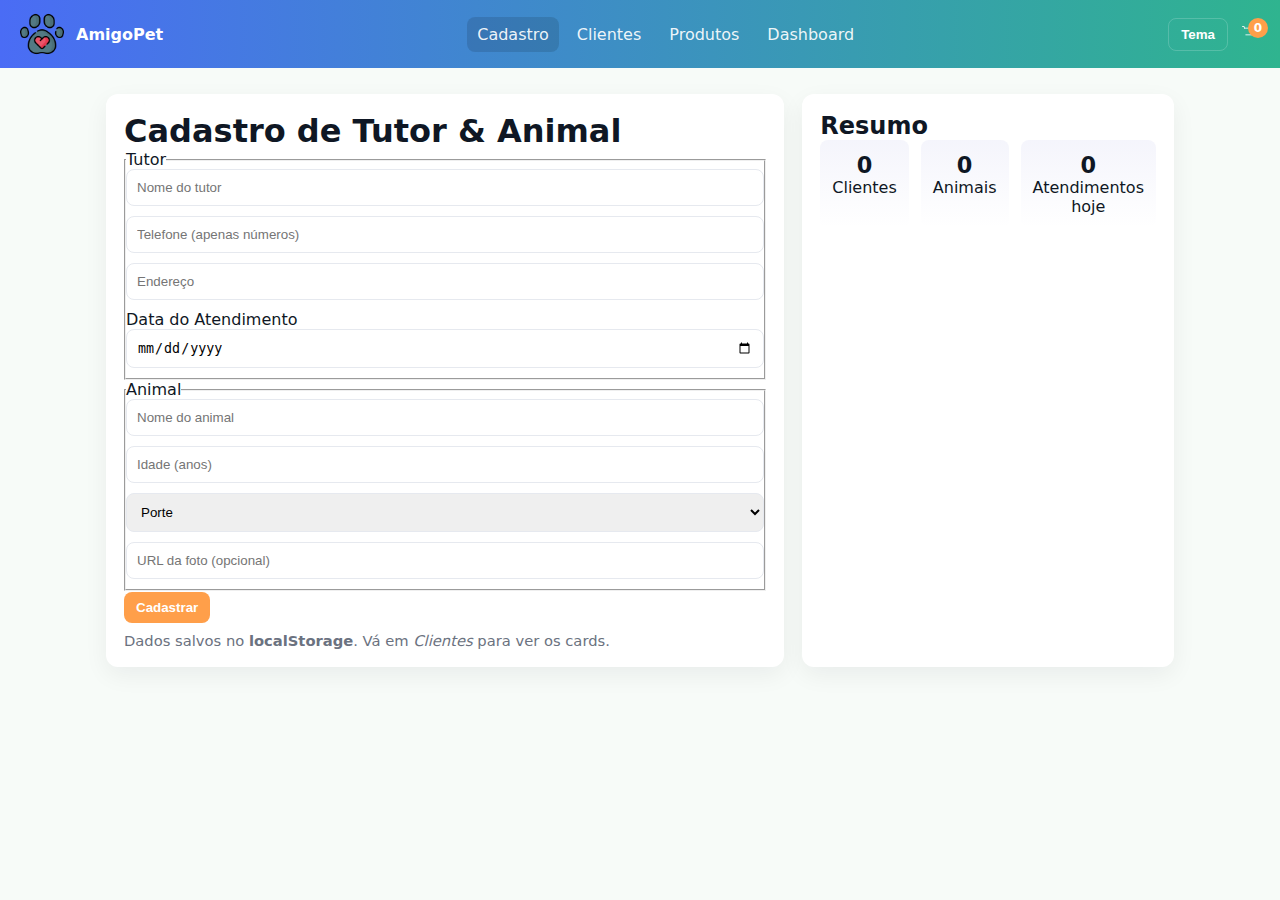
<file: mod1-desafioFinal/index.html>
<!doctype html>
<html lang="pt-br">
<head>
  <meta charset="utf-8" />
  <meta name="viewport" content="width=device-width,initial-scale=1" />
  <title>AmigoPet — Cadastro</title>
  <link rel="stylesheet" href="css/style.css" />
</head>
<body>
  <header class="navbar">
    <div class="brand">
      <img src="assets/logo.png" alt="logo" class="logo">
      <span class="brand-title">AmigoPet</span>
    </div>

    <nav class="nav-links">
      <a href="index.html" class="nav-link active">Cadastro</a>
      <a href="clientes.html" class="nav-link">Clientes</a>
      <a href="produtos.html" class="nav-link">Produtos</a>
      <a href="dashboard.html" class="nav-link">Dashboard</a>
    </nav>

    <div class="nav-actions">
      <button id="themeToggle" class="btn ghost">Tema</button>
      <div class="cart-icon" title="Itens no carrinho">
        <svg width="20" height="20" viewBox="0 0 24 24" fill="none"><path d="M3 3h2l.4 2M7 13h10l4-8H5.4" stroke="currentColor" stroke-linecap="round" stroke-linejoin="round"/></svg>
        <span id="cartCount" class="cart-count">0</span>
      </div>
    </div>
  </header>

  <main class="container">
    <section class="card form-card">
      <h1>Cadastro de Tutor & Animal</h1>
      <form id="cadastroForm" class="form">
        <fieldset>
          <legend>Tutor</legend>
          <input id="nomeTutor" placeholder="Nome do tutor" required />
          <input id="telefoneTutor" placeholder="Telefone (apenas números)" required />
          <input id="enderecoTutor" placeholder="Endereço" required />
          <label for="dataAtendimento">Data do Atendimento</label>
          <input id="dataAtendimento" type="date" required />
        </fieldset>

        <fieldset>
          <legend>Animal</legend>
          <input id="nomeAnimal" placeholder="Nome do animal" required />
          <input id="idadeAnimal" type="number" min="0" placeholder="Idade (anos)" required />
          <select id="porteAnimal" required>
            <option value="">Porte</option>
            <option>Pequeno</option>
            <option>Médio</option>
            <option>Grande</option>
          </select>
          <input id="fotoAnimal" placeholder="URL da foto (opcional)" />
        </fieldset>

        <div class="form-actions">
          <button type="submit" class="btn primary">Cadastrar</button>
          <button type="button" id="limparClientes" class="btn ghost">Limpar todos</button>
        </div>
      </form>

      <p class="hint">Dados salvos no <strong>localStorage</strong>. Vá em <em>Clientes</em> para ver os cards.</p>
    </section>

    <aside class="card stats-card">
      <h2>Resumo</h2>
      <div class="stats">
        <div class="stat">
          <strong id="totalClientes">0</strong>
          <span>Clientes</span>
        </div>
        <div class="stat">
          <strong id="totalAnimais">0</strong>
          <span>Animais</span>
        </div>
        <div class="stat">
          <strong id="proximosAtendimentos">0</strong>
          <span>Atendimentos hoje</span>
        </div>
      </div>
    </aside>
  </main>

  <script src="js/script.js"></script>
</body>
</html>
</file>
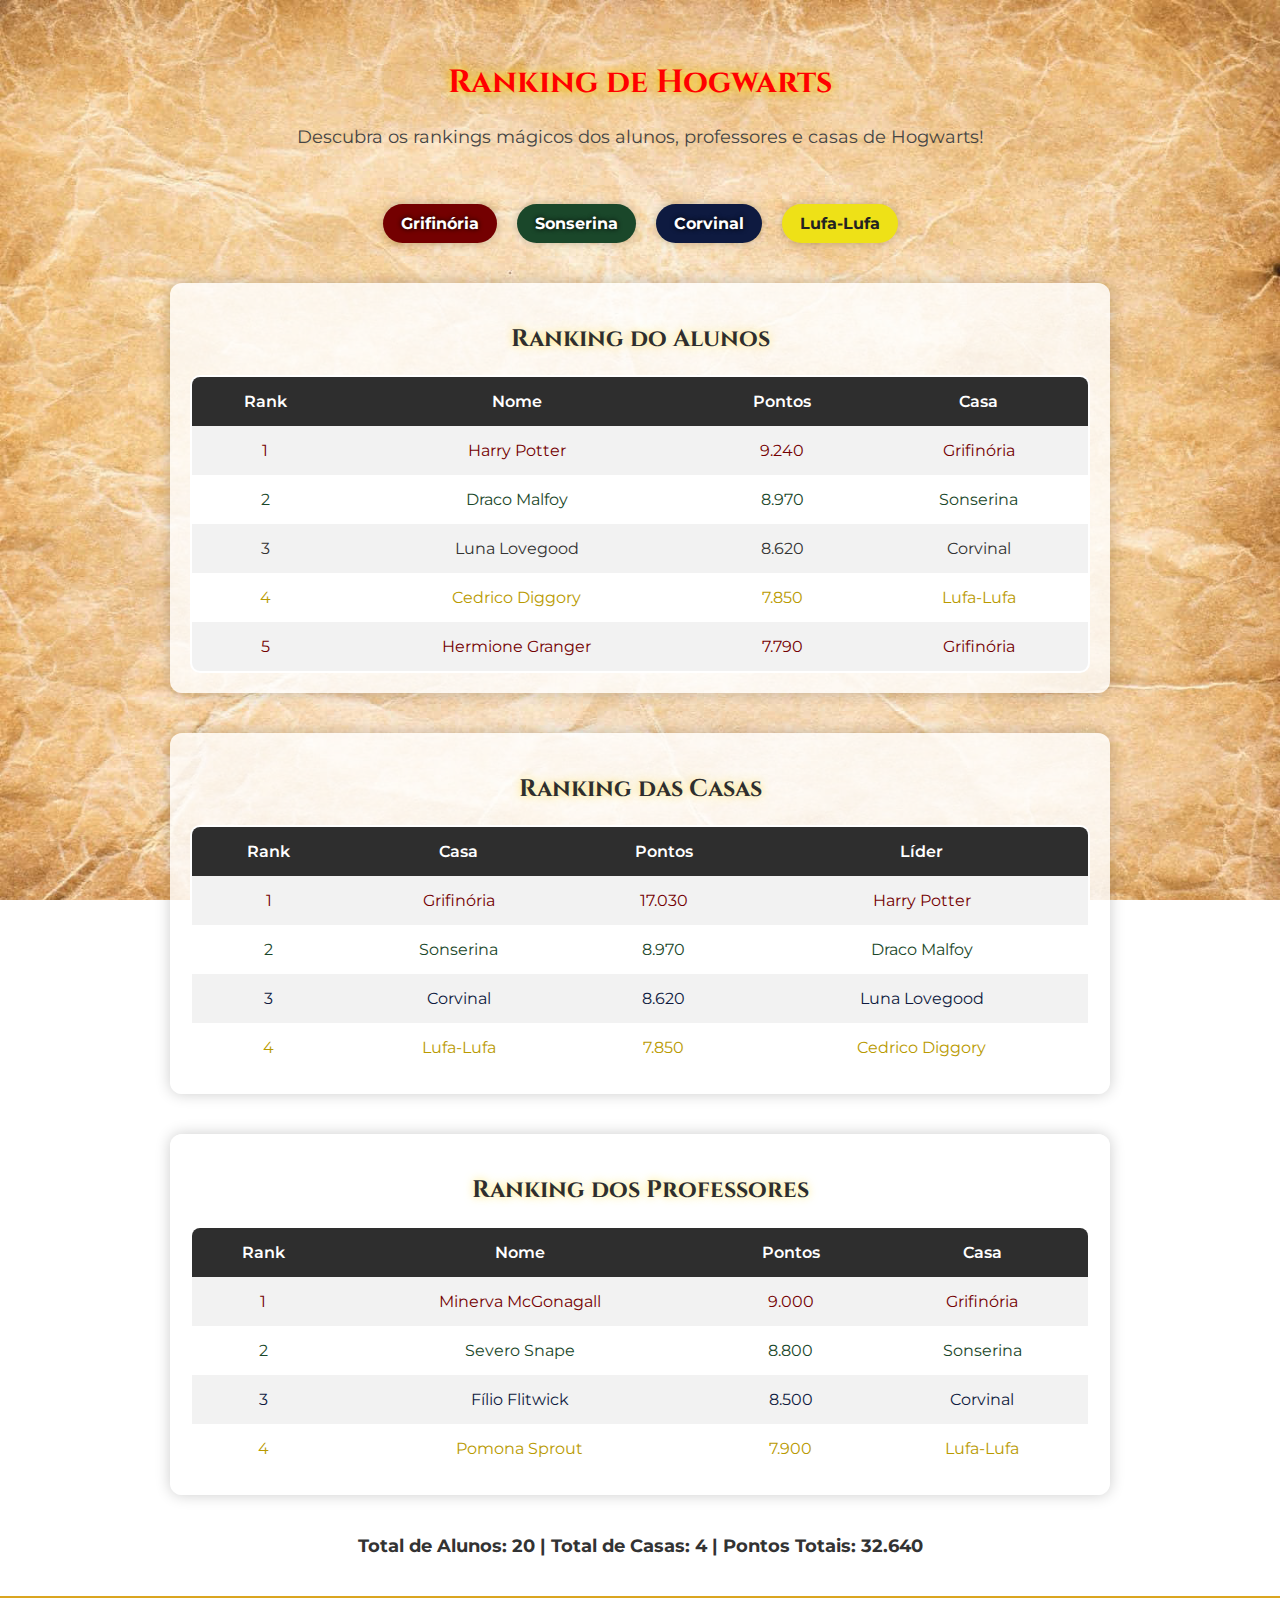
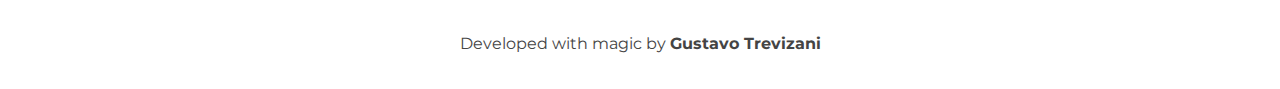
<file: mod1-tarefa2/index.html>
<!--
    Project: Hogwarts Ranking
    Author: Gustavo Trevizani
    Decription: A magical ranking page inspired by the Hogwarts houses, built only with HTML and CSS.
-->

<!DOCTYPE html>
<html lang="pt-BR">
<head>
    <meta charset="UTF-8">
    <meta name="viewport" content="width=device-width, initial-scale=1.0">
    <title>Ranking de Hogwarts</title>
    <link href="https://fonts.googleapis.com/css2?family=Cinzel:wght@600&family=Montserrat&display=swap" rel="stylesheet">
    <link rel="stylesheet" href="style.css" />
</head>
<body>
    <header>
        <h1 class="title">Ranking de Hogwarts</h1>
        <p class="subtitle">Descubra os rankings mágicos dos alunos, professores e casas de Hogwarts!</p>
    </header>

    <!-- Legend Section-->
    <section class="legend">
        <div class="legend-item gryffindor">Grifinória</div>
        <div class="legend-item slytherin">Sonserina</div>
        <div class="legend-item ravenclaw">Corvinal</div>
        <div class="legend-item hufflepuff">Lufa-Lufa</div>
    </section>

    <!-- Students Ranking -->
    <section class="table-section">
        <h2>Ranking do Alunos</h2>
        <table class="table-students">
            <thead>
                <tr>
                    <th>Rank</th>
                    <th>Nome</th>
                    <th>Pontos</th>
                    <th>Casa</th>
                </tr>
            </thead>
            <tbody>
                <tr class="gryffindor">
                    <td>1</td>
                    <td>Harry Potter</td>
                    <td>9.240</td>
                    <td>Grifinória</td>
                </tr>
                <tr class="slytherin">
                    <td>2</td>
                    <td>Draco Malfoy</td>
                    <td>8.970</td>
                    <td>Sonserina</td>
                </tr>
                <tr class="ravenclawn">
                    <td>3</td>
                    <td>Luna Lovegood</td>
                    <td>8.620</td>
                    <td>Corvinal</td>
                </tr>
                <tr class="hufflepuff">
                    <td>4</td>
                    <td>Cedrico Diggory</td>
                    <td>7.850</td>
                    <td>Lufa-Lufa</td>
                </tr>
                <tr class="gryffindor">
                    <td>5</td>
                    <td>Hermione Granger</td>
                    <td>7.790</td>
                    <td>Grifinória</td>
                </tr>
            </tbody>
        </table>
    </section>

    <!-- Houses Ranking -->
    <section class="table-section">
        <h2>Ranking das Casas</h2>
        <table class="table-houses">
            <thead>
                <tr>
                    <th>Rank</th>
                    <th>Casa</th>
                    <th>Pontos</th>
                    <th>Líder</th>
                </tr>
            </thead>
            <tbody>
                <tr class="gryffindor">
                    <td>1</td>
                    <td>Grifinória</td>
                    <td>17.030</td>
                    <td>Harry Potter</td>
                </tr>
                <tr class="slytherin">
                    <td>2</td>
                    <td>Sonserina</td>
                    <td>8.970</td>
                    <td>Draco Malfoy</td>
                  </tr>
                  <tr class="ravenclaw">
                    <td>3</td>
                    <td>Corvinal</td>
                    <td>8.620</td>
                    <td>Luna Lovegood</td>
                  </tr>
                  <tr class="hufflepuff">
                    <td>4</td>
                    <td>Lufa-Lufa</td>
                    <td>7.850</td>
                    <td>Cedrico Diggory</td>
                  </tr>
            </tbody>
        </table>
    </section>

    <!-- Professors Ranking-->
    <section class="table-section">
        <h2>Ranking dos Professores</h2>
        <table class="table-professors">
          <thead>
            <tr>
              <th>Rank</th>
              <th>Nome</th>
              <th>Pontos</th>
              <th>Casa</th>
            </tr>
          </thead>
          <tbody>
            <tr class="gryffindor">
              <td>1</td>
              <td>Minerva McGonagall</td>
              <td>9.000</td>
              <td>Grifinória</td>
            </tr>
            <tr class="slytherin">
              <td>2</td>
              <td>Severo Snape</td>
              <td>8.800</td>
              <td>Sonserina</td>
            </tr>
            <tr class="ravenclaw">
              <td>3</td>
              <td>Fílio Flitwick</td>
              <td>8.500</td>
              <td>Corvinal</td>
            </tr>
            <tr class="hufflepuff">
              <td>4</td>
              <td>Pomona Sprout</td>
              <td>7.900</td>
              <td>Lufa-Lufa</td>
            </tr>
          </tbody>
        </table>
      </section>
    
      <!-- Stats Section -->
      <section class="stats">
        <p>Total de Alunos: 20 | Total de Casas: 4 | Pontos Totais: 32.640</p>
      </section>
    
      <footer>
        <p>Developed with magic by <strong>Gustavo Trevizani</strong></p>
      </footer>
</body>
</html>
</file>
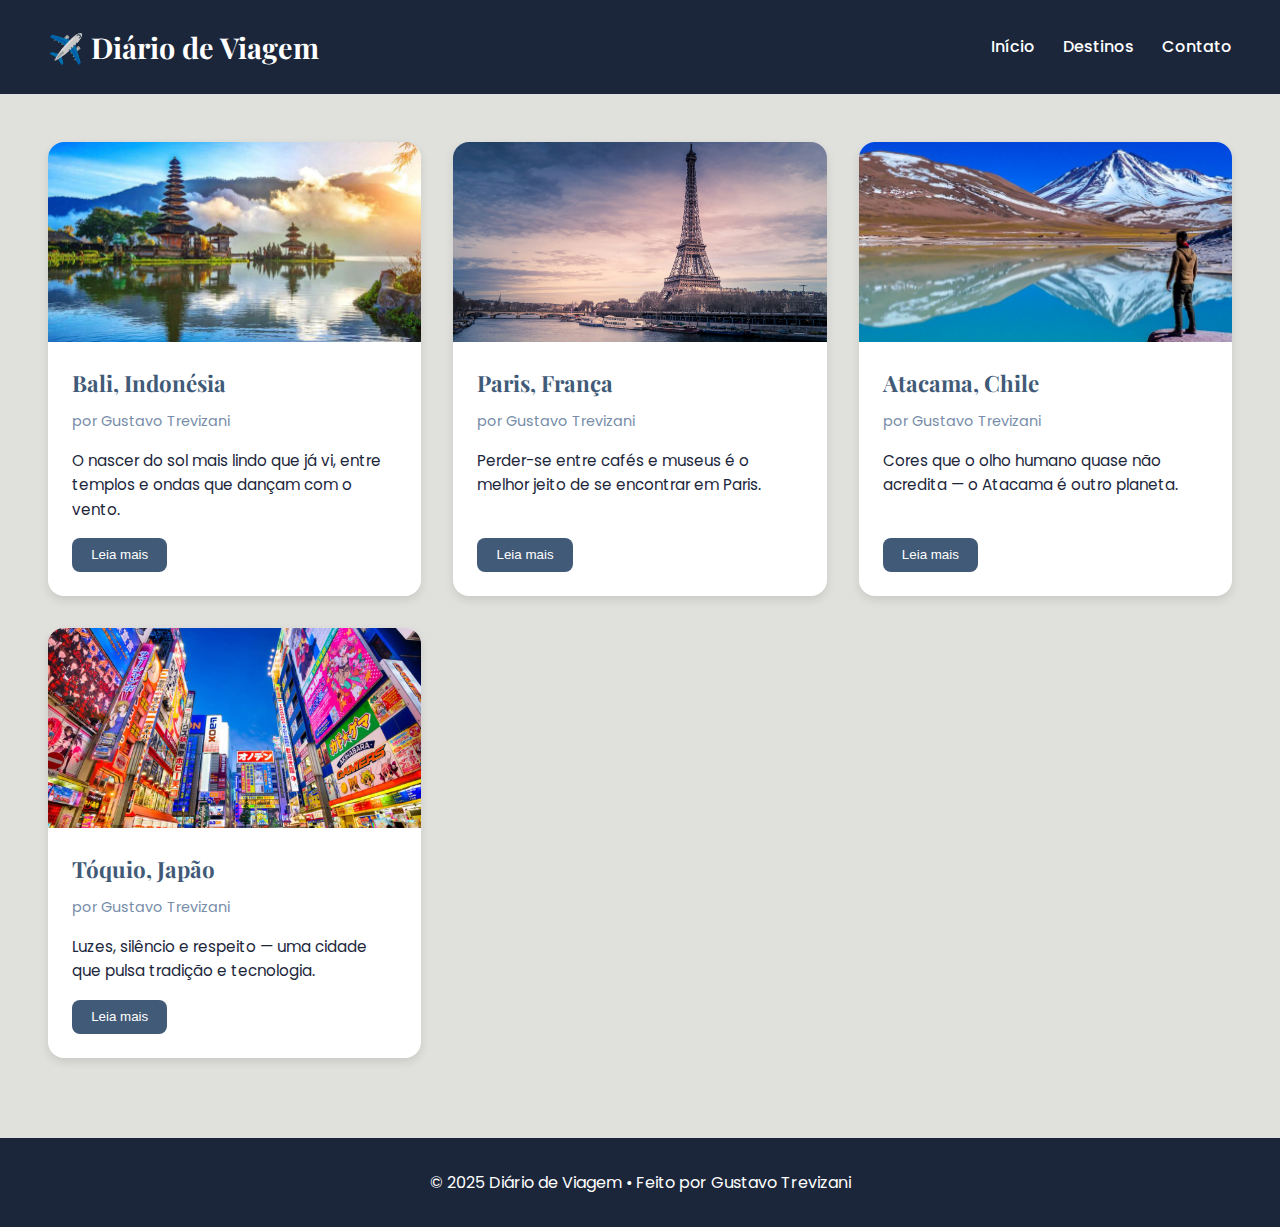
<file: mod1-tarefa3/index.html>
<!DOCTYPE html>
<html lang="pt-BR">
<head>
  <meta charset="UTF-8">
  <meta name="viewport" content="width=device-width, initial-scale=1.0">
  <title>Diário de Viagem</title>
  <link rel="stylesheet" href="style.css">
  <link href="https://fonts.googleapis.com/css2?family=Playfair+Display:wght@600&family=Poppins:wght@300;500&display=swap" rel="stylesheet">
</head>
<body>
  <header class="header">
    <h1 class="logo">✈️ Diário de Viagem</h1>
    <nav class="nav">
      <a href="#">Início</a>
      <a href="#">Destinos</a>
      <a href="#">Contato</a>
    </nav>
  </header>

  <main class="grid-container">
    <article class="post">
      <img src="assets/bali.jpg" alt="Bali, Indonésia">
      <div class="post-content">
        <h2>Bali, Indonésia</h2>
        <p class="author">por Gustavo Trevizani</p>
        <p class="excerpt">O nascer do sol mais lindo que já vi, entre templos e ondas que dançam com o vento.</p>
        <button class="read-more">Leia mais</button>
      </div>
    </article>

    <article class="post">
      <img src="assets/paris.jfif" alt="Paris, França">
      <div class="post-content">
        <h2>Paris, França</h2>
        <p class="author">por Gustavo Trevizani</p>
        <p class="excerpt">Perder-se entre cafés e museus é o melhor jeito de se encontrar em Paris.</p>
        <button class="read-more">Leia mais</button>
      </div>
    </article>

    <article class="post">
      <img src="assets/atacama.jpg" alt="Deserto do Atacama, Chile">
      <div class="post-content">
        <h2>Atacama, Chile</h2>
        <p class="author">por Gustavo Trevizani</p>
        <p class="excerpt">Cores que o olho humano quase não acredita — o Atacama é outro planeta.</p>
        <button class="read-more">Leia mais</button>
      </div>
    </article>

    <article class="post">
      <img src="assets/toquio.png" alt="Tóquio, Japão">
      <div class="post-content">
        <h2>Tóquio, Japão</h2>
        <p class="author">por Gustavo Trevizani</p>
        <p class="excerpt">Luzes, silêncio e respeito — uma cidade que pulsa tradição e tecnologia.</p>
        <button class="read-more">Leia mais</button>
      </div>
    </article>
  </main>

  <footer class="footer">
    <p>© 2025 Diário de Viagem • Feito  por Gustavo Trevizani</p>
  </footer>
</body>
</html>
</file>
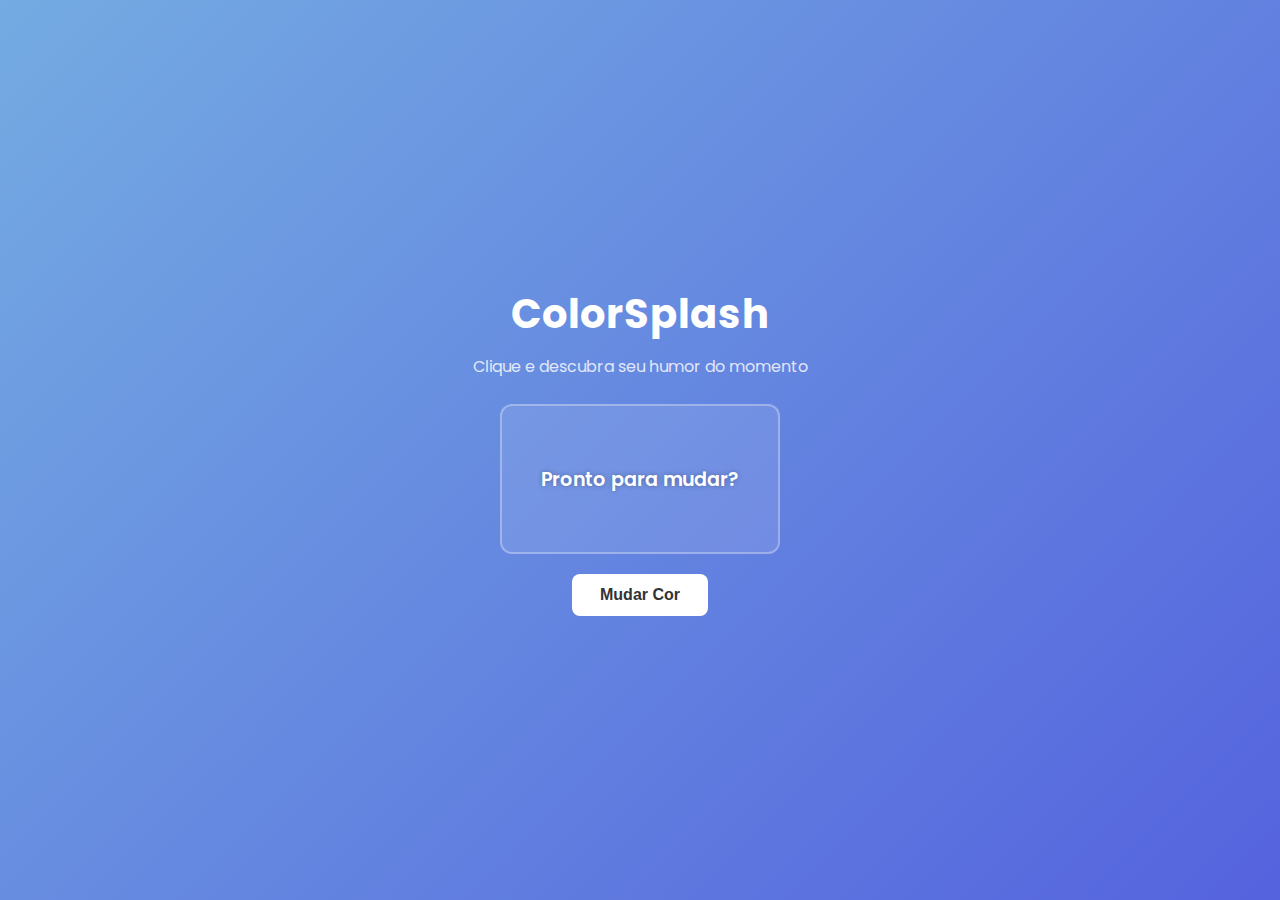
<file: mod1-tarefa4/index.html>
<!DOCTYPE html>
<html lang="pt-BR">
<head>
  <meta charset="UTF-8">
  <meta name="viewport" content="width=device-width, initial-scale=1.0">
  <title>ColorSplash – Mood Changer </title>
  <link rel="stylesheet" href="style.css">
</head>
<body>
  <main class="container">
    <h1>ColorSplash</h1>
    <p class="subtitle">Clique e descubra seu humor do momento</p>
    <div class="color-box" id="colorBox">
      <span id="moodText">Pronto para mudar?</span>
    </div>
    <button id="changeColorBtn">Mudar Cor</button>
  </main>

  <script src="script.js"></script>
</body>
</html>
</file>
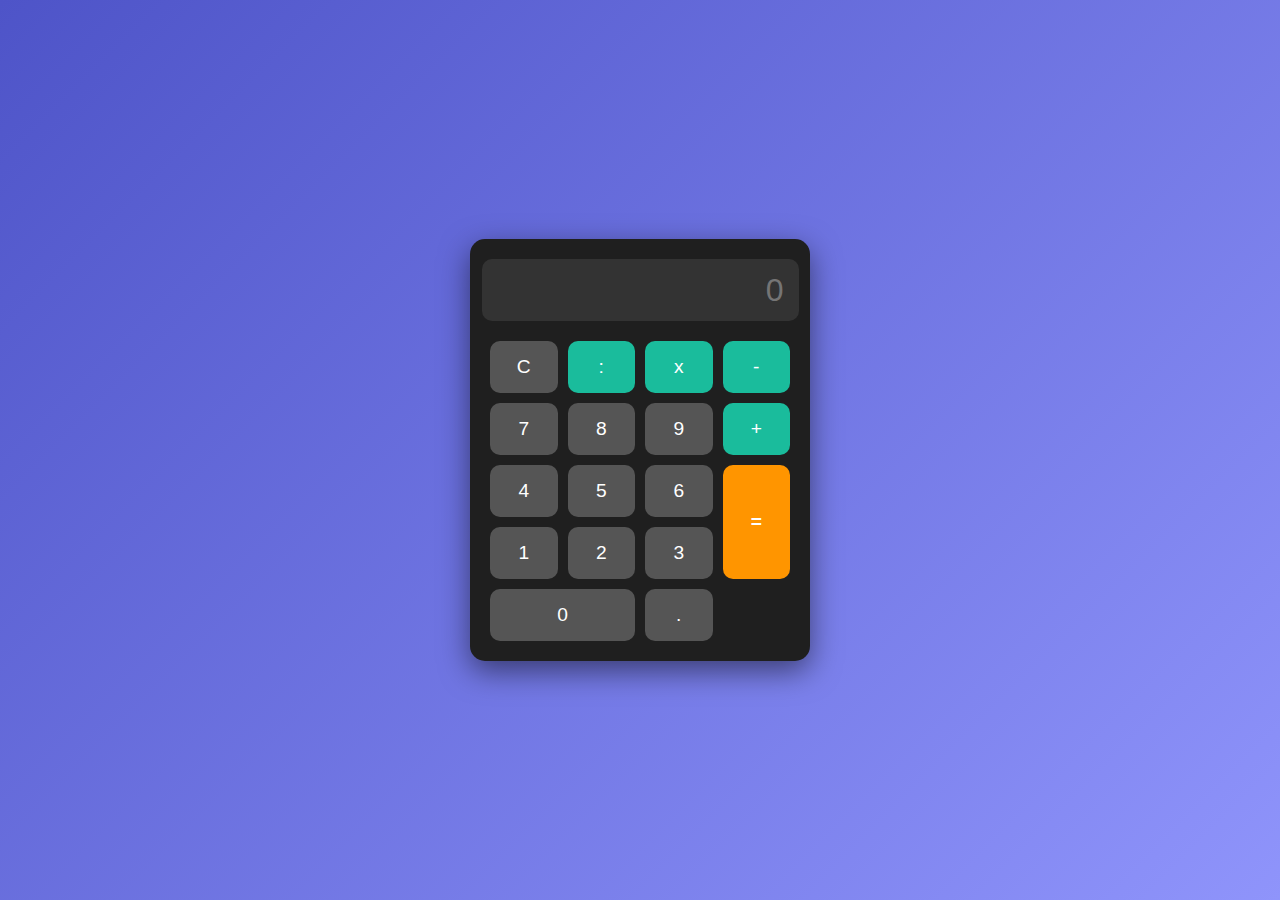
<file: mod1-tarefa5/index.html>
<!DOCTYPE html>
<html lang="pt-BR">
<head>
    <meta charset="UTF-8">
    <meta name="viewport" content="width=device-width, initial-scale=1.0">
    <title>Calculadora Simples</title>
    <link rel="stylesheet" href="style.css">
</head>
<body>
    <div class="calculator">
        <input type="text" id="display" disabled placeholder="0">

        <div class="buttons">
            <button class="btn" onclick="clearDisplay()">C</button>
            <button class="btn operator" onclick="appendValue('/')">:</button>
            <button class="btn operator" onclick="appendValue('*')">x</button>
            <button class="btn operator" onclick="appendValue('-')">-</button>

            <button class="btn" onclick="appendValue('7')">7</button>
            <button class="btn" onclick="appendValue('8')">8</button>
            <button class="btn" onclick="appendValue('9')">9</button>
            <button class="btn operator" onclick="appendValue('+')">+</button>

            <button class="btn" onclick="appendValue('4')">4</button>
            <button class="btn" onclick="appendValue('5')">5</button>
            <button class="btn" onclick="appendValue('6')">6</button>
            <button class="btn equal" onclick="calculate()">=</button>

            <button class="btn" onclick="appendValue('1')">1</button>
            <button class="btn" onclick="appendValue('2')">2</button>
            <button class="btn" onclick="appendValue('3')">3</button>

            <button class="btn zero" onclick="appendValue('0')">0</button>
            <button class="btn" onclick="appendValue('.')">.</button>
        </div>
    </div>

    <script src="script.js"></script>
</body>
</html>
</file>
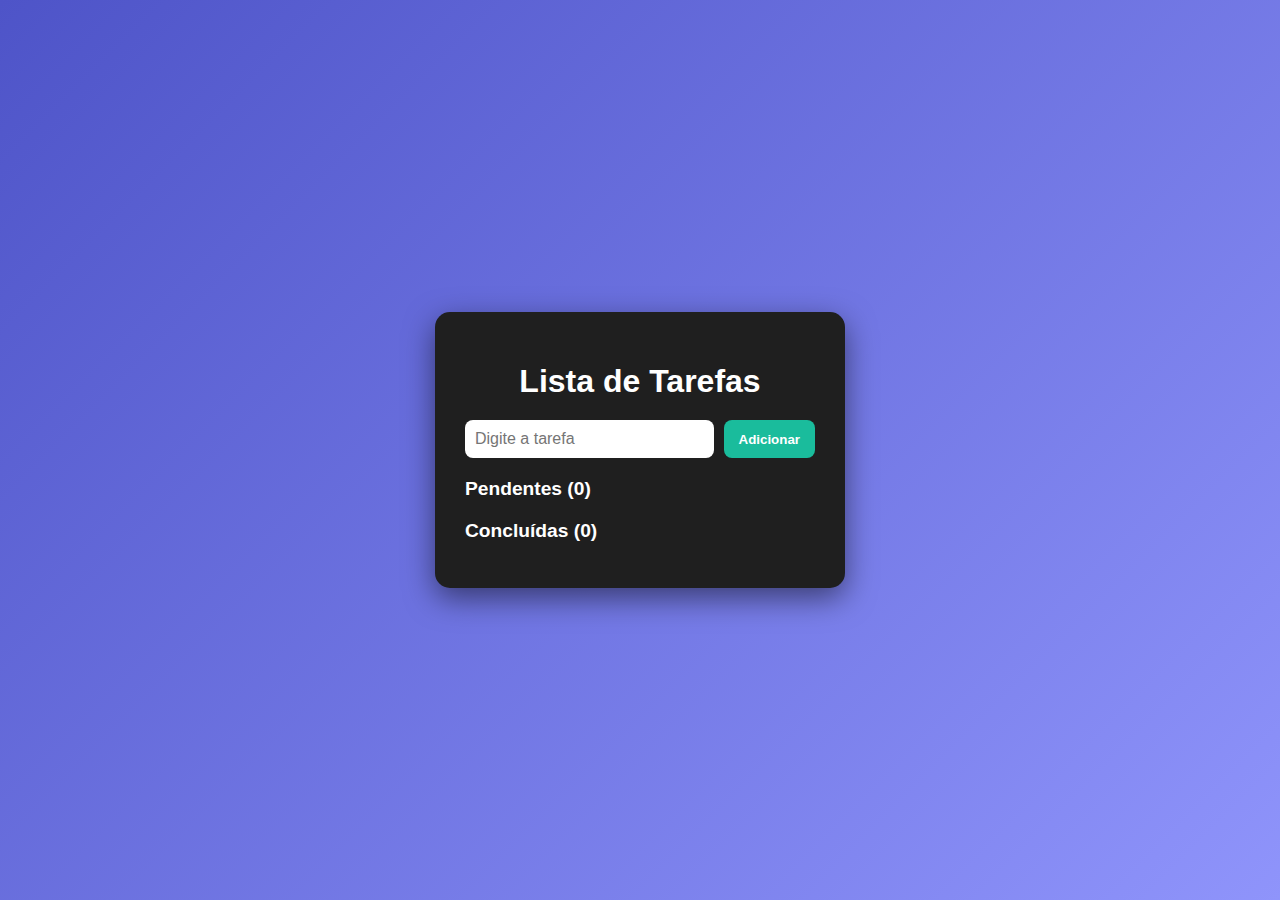
<file: mod1-tarefa6/index.html>
<!DOCTYPE html>
<html lang="pt-br">
<head>
    <meta charset="UTF-8">
    <title>Lista de Tarefas</title>
    <link rel="stylesheet" href="style.css">
</head>
<body>
    <div class="container">
        <h1>Lista de Tarefas</h1>
        <div class="input-container">
            <input type="text" id="nomeTarefa" placeholder="Digite a tarefa">
            <button id="adicionarBtn">Adicionar</button>
        </div>
    
        <h2>Pendentes (<span id="contadorPendentes">0</span>)</h2>
        <ul id="tarefasPendentes"></ul>
    
        <h2>Concluídas (<span id="contadorConcluidas">0</span>)</h2>
        <ul id="tarefasConcluidas"></ul>
    </div>
    
    <script src="script.js"></script>
</body>
</html>
</file>
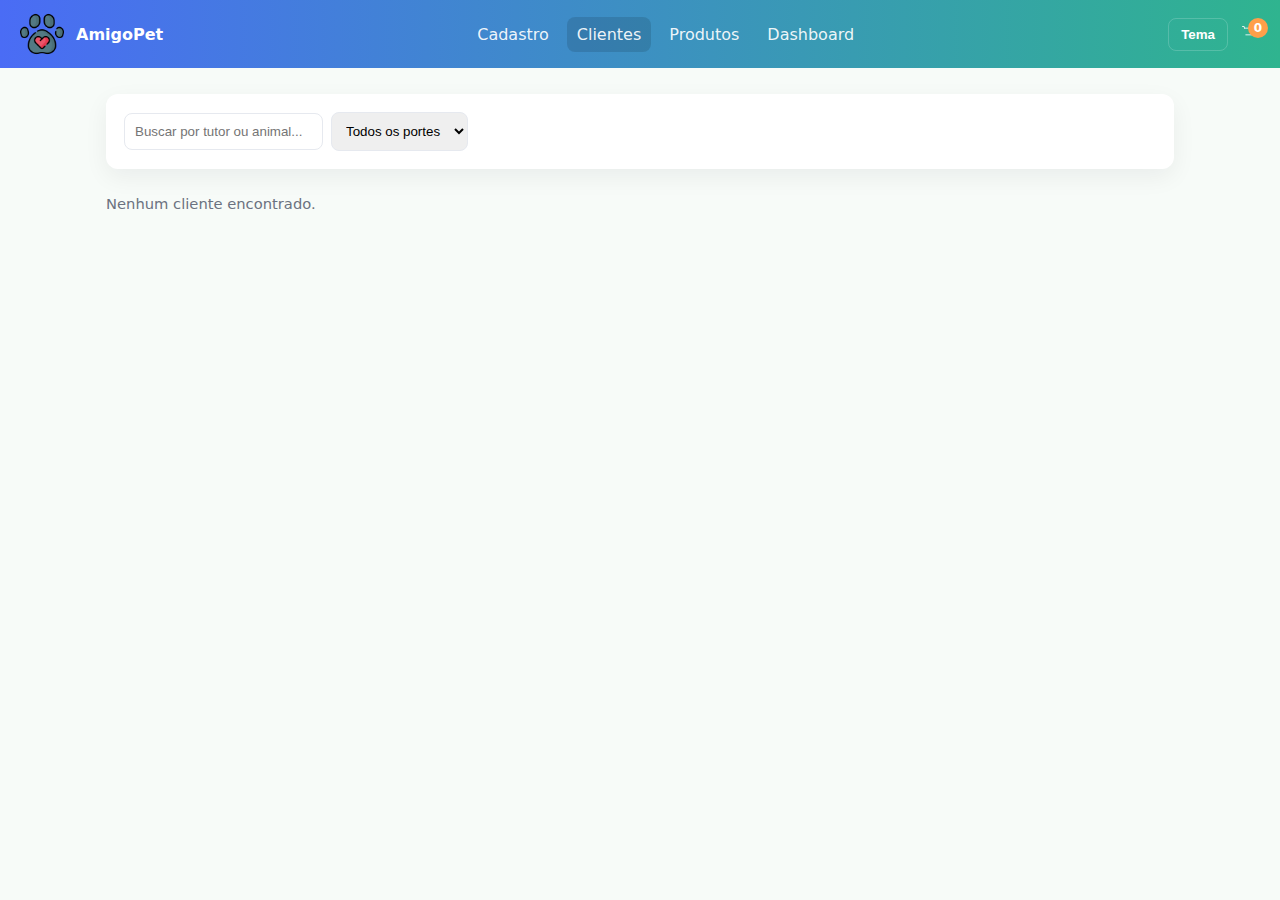
<file: mod1-desafioFinal/clientes.html>
<!doctype html>
<html lang="pt-br">
<head>
  <meta charset="utf-8" />
  <meta name="viewport" content="width=device-width,initial-scale=1" />
  <title>AmigoPet — Clientes</title>
  <link rel="stylesheet" href="css/style.css" />
</head>
<body>
  <header class="navbar">
    <div class="brand">
      <img src="assets/logo.png" alt="logo" class="logo">
      <span class="brand-title">AmigoPet</span>
    </div>

    <nav class="nav-links">
      <a href="index.html" class="nav-link">Cadastro</a>
      <a href="clientes.html" class="nav-link active">Clientes</a>
      <a href="produtos.html" class="nav-link">Produtos</a>
      <a href="dashboard.html" class="nav-link">Dashboard</a>
    </nav>

    <div class="nav-actions">
      <button id="themeToggle" class="btn ghost">Tema</button>
      <div class="cart-icon" title="Itens no carrinho">
        <svg width="20" height="20" viewBox="0 0 24 24" fill="none"><path d="M3 3h2l.4 2M7 13h10l4-8H5.4" stroke="currentColor" stroke-linecap="round" stroke-linejoin="round"/></svg>
        <span id="cartCount2" class="cart-count">0</span>
      </div>
    </div>
  </header>

  <main class="container single-column">
    <section class="card">
      <div class="filters">
        <input id="searchInput" placeholder="Buscar por tutor ou animal..." />
        <select id="filtroPorte">
          <option value="">Todos os portes</option>
          <option>Pequeno</option>
          <option>Médio</option>
          <option>Grande</option>
        </select>
        <button id="ordenarData" class="btn ghost">Ordenar por data</button>
      </div>
    </section>

    <section id="clientesGrid" class="grid"></section>
  </main>

  <!-- Modal -->
  <div id="modal" class="modal" aria-hidden="true">
    <div class="modal-card">
      <button id="closeModal" class="close">×</button>
      <div id="modalContent"></div>
    </div>
  </div>

  <script src="js/script.js"></script>
</body>
</html>
</file>
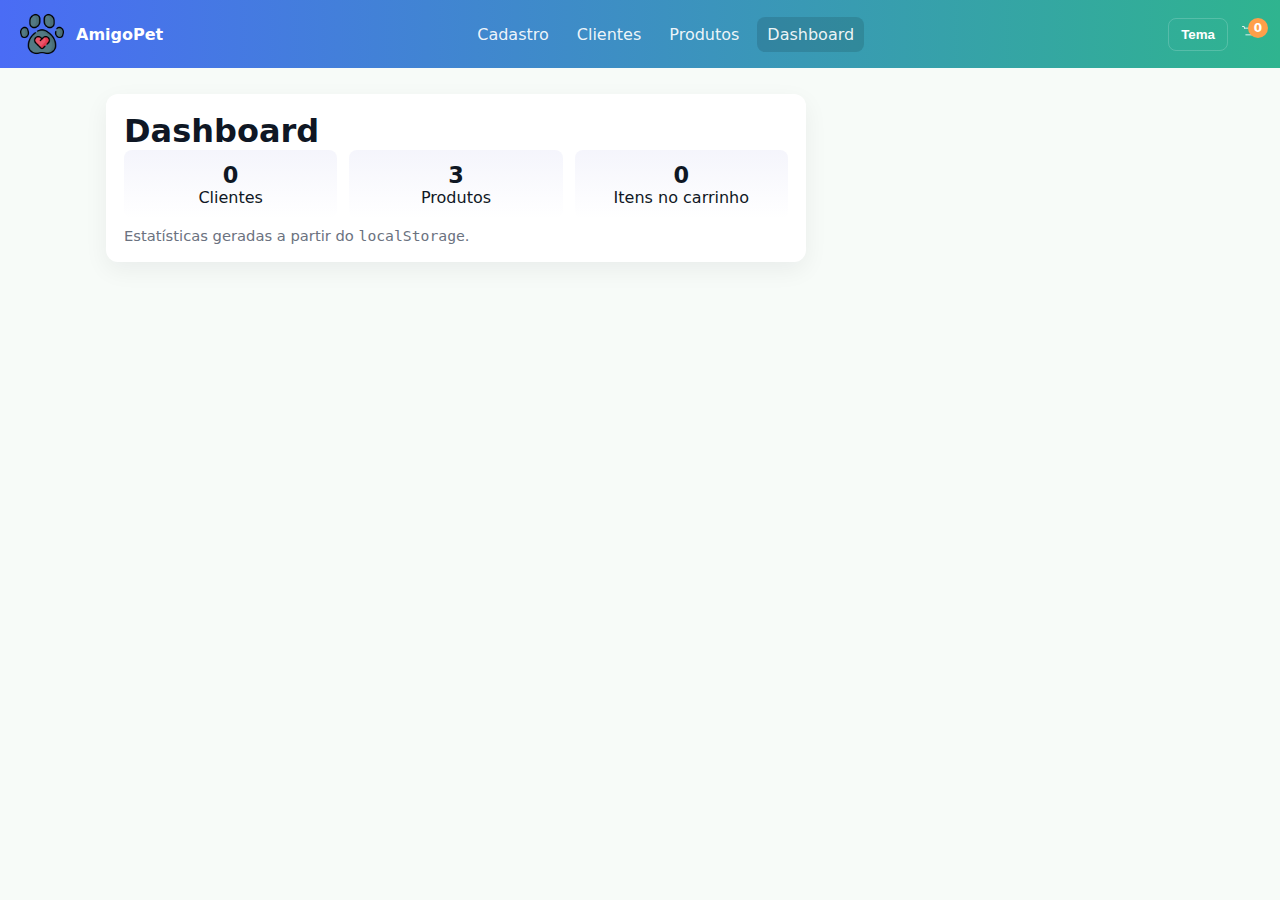
<file: mod1-desafioFinal/dashboard.html>
<!doctype html>
<html lang="pt-br">
<head>
  <meta charset="utf-8" />
  <meta name="viewport" content="width=device-width,initial-scale=1" />
  <title>AmigoPet — Dashboard</title>
  <link rel="stylesheet" href="css/style.css" />
</head>
<body>
  <header class="navbar">
    <div class="brand">
      <img src="assets/logo.png" alt="logo" class="logo">
      <span class="brand-title">AmigoPet</span>
    </div>

    <nav class="nav-links">
      <a href="index.html" class="nav-link">Cadastro</a>
      <a href="clientes.html" class="nav-link">Clientes</a>
      <a href="produtos.html" class="nav-link">Produtos</a>
      <a href="dashboard.html" class="nav-link active">Dashboard</a>
    </nav>

    <div class="nav-actions">
      <button id="themeToggle" class="btn ghost">Tema</button>
      <div class="cart-icon" title="Itens no carrinho">
        <svg width="20" height="20" viewBox="0 0 24 24" fill="none"><path d="M3 3h2l.4 2M7 13h10l4-8H5.4" stroke="currentColor" stroke-linecap="round" stroke-linejoin="round"/></svg>
        <span id="cartCount4" class="cart-count">0</span>
      </div>
    </div>
  </header>

  <main class="container">
    <section class="card">
      <h1>Dashboard</h1>
      <div class="stats">
        <div class="stat">
          <strong id="dashClientes">0</strong>
          <span>Clientes</span>
        </div>
        <div class="stat">
          <strong id="dashProdutos">0</strong>
          <span>Produtos</span>
        </div>
        <div class="stat">
          <strong id="dashCarrinho">0</strong>
          <span>Itens no carrinho</span>
        </div>
      </div>
      <p class="hint">Estatísticas geradas a partir do <code>localStorage</code>.</p>
    </section>
  </main>

  <script src="js/script.js"></script>
</body>
</html>
</file>
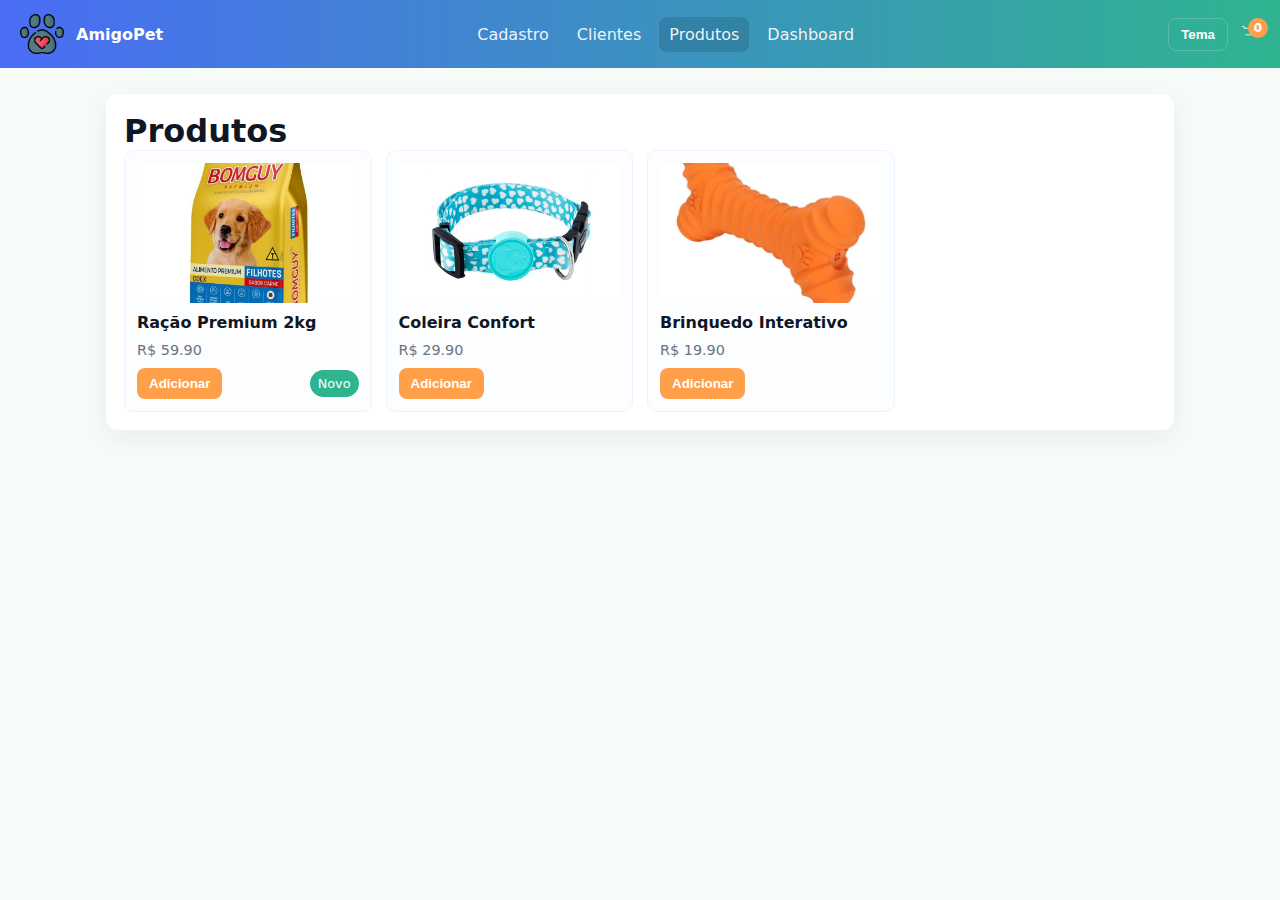
<file: mod1-desafioFinal/produtos.html>
<!doctype html>
<html lang="pt-br">
<head>
  <meta charset="utf-8" />
  <meta name="viewport" content="width=device-width,initial-scale=1" />
  <title>AmigoPet — Produtos</title>
  <link rel="stylesheet" href="css/style.css" />
</head>
<body>
  <header class="navbar">
    <div class="brand">
      <img src="assets/logo.png" alt="logo" class="logo">
      <span class="brand-title">AmigoPet</span>
    </div>

    <nav class="nav-links">
      <a href="index.html" class="nav-link">Cadastro</a>
      <a href="clientes.html" class="nav-link">Clientes</a>
      <a href="produtos.html" class="nav-link active">Produtos</a>
      <a href="dashboard.html" class="nav-link">Dashboard</a>
    </nav>

    <div class="nav-actions">
      <button id="themeToggle" class="btn ghost">Tema</button>
      <div class="cart-icon" title="Itens no carrinho">
        <svg width="20" height="20" viewBox="0 0 24 24" fill="none"><path d="M3 3h2l.4 2M7 13h10l4-8H5.4" stroke="currentColor" stroke-linecap="round" stroke-linejoin="round"/></svg>
        <span id="cartCount3" class="cart-count">0</span>
      </div>
    </div>
  </header>

  <main class="container single-column">
    <section class="card">
      <h1>Produtos</h1>
      <div id="produtosGrid" class="grid"></div>
    </section>
  </main>

  <script src="js/script.js"></script>
</body>
</html>
</file>
<file: mod1-tarefa2/style.css>
body {
    font-family: 'Montserrat', sans-serif;
    background-image: url('assets/parchment.jpg');
    background-size: cover;
    background-attachment: fixed;
    margin: 0;
    padding: 0;
    color: #333;
}

header {
    text-align: center;
    padding: 40px 20px;
}

.title {
    font-family: 'Cinzel', serif;
    color: red;
    text-shadow: 0 0 10px gold, 0 0 20px goldenrod;
    animation: glow 2s infinite alternate;
}

@keyframes glow {
    from { text-shadow: 0 0 5px gold; }
    to { text-shadow: 0 0 25px gold, 0 0 50px goldenrod; }
}

.subtitle {
    font-size: 1.1rem;
    color: #444;
    margin-top: 10px;
}

.legend {
    display: flex;
    justify-content: center;
    gap: 20px;
    margin-bottom: 40px;
    flex-wrap: wrap;
}

.legend-item {
    padding: 10px 18px;
    border-radius: 25px;
    color: white;
    font-weight: bold;
    box-shadow: 0 0 10px rgba(0,0,0,0.2);
    text-shadow: 0 0 5px black;
}

.legend-item.gryffindor { 
    background-color: #740001; 
}
.legend-item.slytherin { 
    background-color: #1A472A; 
}
.legend-item.ravenclaw { 
    background-color: #0E1A40; 
}
.legend-item.hufflepuff { 
    background-color: #EEE117; 
    color: #222; 
    text-shadow: none; 
}

.table-section {
    text-align: center;
    margin: 40px auto;
    width: 90%;
    max-width: 900px;
    background-color: rgba(255, 255, 255, 0.8);
    border-radius: 12px;
    padding: 20px;
    box-shadow: 0 0 15px rgba(0,0,0,0.2);
}

h2 {
    font-family: 'Cinzel', serif;
    color: #2e2e2e;
    text-shadow: 0 0 10px rgba(255, 215, 0, 0.6);
}

table {
    width: 100%;
    border-collapse: collapse;
    margin-top: 20px;
    border: 2px solid goldenrod;
    border-radius: 10px;
    overflow: hidden;
    background-color: #fff;
}

th, td {
    padding: 15px;
    text-align: center;
}

th {
    background-color: #2e2e2e;
    color: white;
    font-weight: 600;
}

tbody tr {
    transition: all 0.3s ease-in-out;
}

tbody tr.gryffindor { 
    color: #740001; 
}
tbody tr.slytherin { 
    color: #1A472A; 
}
tbody tr.ravenclaw { 
    color: #0E1A40; 
}
tbody tr.hufflepuff { 
    color: #b99a00; 
}

tbody tr:nth-child(even) {
    background-color: rgba(255, 255, 255, 0.1); 
}

tbody tr:nth-child(odd) {
    background-color: rgba(0, 0, 0, 0.05); 
}

tbody tr:hover {
    transform: scale(1.02);
    box-shadow: 0 0 15px currentColor;
    background-color: rgba(255, 255, 255, 0.15);
}

.stats {
    text-align: center;
    font-weight: bold;
    margin: 40px 0;
    font-size: 1.1rem;
}

footer {
    text-align: center;
    padding: 20px;
    color: #444;
    background-color: rgba(255,255,255,0.8);
    border-top: 2px solid goldenrod;
}
</file>
<file: mod1-tarefa3/style.css>
:root {
    --bg: #E0E1DD;
    --primary: #1B263B;
    --secondary: #415A77;
    --accent: #778DA9;
    --font-title: 'Playfair Display', serif;
    --font-body: 'Poppins', sans-serif;
  }
  
  * {
    margin: 0;
    padding: 0;
    box-sizing: border-box;
  }
  
  body {
    background-color: var(--bg);
    font-family: var(--font-body);
    color: var(--primary);
    line-height: 1.6;
  }
  
  .header {
    display: flex;
    justify-content: space-between;
    align-items: center;
    padding: 1.5rem 3rem;
    background-color: var(--primary);
    color: white;
    position: sticky;
    top: 0;
    z-index: 100;
  }
  
  .logo {
    font-family: var(--font-title);
    font-size: 1.8rem;
  }
  
  .nav a {
    color: white;
    margin-left: 1.5rem;
    text-decoration: none;
    font-weight: 500;
    transition: color 0.3s ease;
  }
  
  .nav a:hover {
    color: var(--accent);
  }
  
  .grid-container {
    display: grid;
    grid-template-columns: repeat(auto-fit, minmax(300px, 1fr));
    gap: 2rem;
    padding: 3rem;
  }
  
  .post {
    background-color: white;
    border-radius: 16px;
    overflow: hidden;
    box-shadow: 0 4px 10px rgba(0,0,0,0.1);
    transition: transform 0.3s ease, box-shadow 0.3s ease;
    display: flex;
    flex-direction: column;
  }
  
  .post:hover {
    transform: translateY(-6px);
    box-shadow: 0 6px 16px rgba(0,0,0,0.15);
  }
  
  .post img {
    width: 100%;
    height: 200px;
    object-fit: cover;
  }
  
  .post-content {
    display: flex;
    flex-direction: column;
    justify-content: space-between;
    padding: 1.5rem;
    flex-grow: 1;
  }
  
  .post-content h2 {
    font-family: var(--font-title);
    font-size: 1.4rem;
    color: var(--secondary);
    margin-bottom: 0.5rem;
  }
  
  .author {
    font-size: 0.9rem;
    color: var(--accent);
    margin-bottom: 1rem;
  }
  
  .excerpt {
    font-size: 0.95rem;
    flex-grow: 1;
  }
  
  .read-more {
    align-self: flex-start;
    margin-top: 1rem;
    background-color: var(--secondary);
    color: white;
    border: none;
    padding: 0.6rem 1.2rem;
    border-radius: 8px;
    cursor: pointer;
    font-weight: 500;
    transition: background 0.3s ease, transform 0.2s;
  }
  
  .read-more:hover {
    background-color: var(--accent);
    transform: scale(1.05);
  }
  
  .footer {
    text-align: center;
    padding: 2rem;
    background-color: var(--primary);
    color: white;
    margin-top: 2rem;
  }
  
  @media (max-width: 600px) {
    .header {
      flex-direction: column;
      gap: 1rem;
    }
  
    .grid-container {
      padding: 2rem 1rem;
    }
  
    .post-content h2 {
      font-size: 1.2rem;
    }
  }
</file>
<file: mod1-tarefa4/style.css>
@import url('https://fonts.googleapis.com/css2?family=Poppins:wght@400;600&display=swap');

* {
  box-sizing: border-box;
  margin: 0;
  padding: 0;
}

body {
  font-family: 'Poppins', sans-serif;
  background: linear-gradient(135deg, #74ABE2, #5563DE);
  height: 100vh;
  display: flex;
  justify-content: center;
  align-items: center;
  color: #fff;
  transition: background 1s ease;
}

.container {
  text-align: center;
}

h1 {
  font-size: 2.5rem;
  margin-bottom: 10px;
  letter-spacing: 1px;
}

.subtitle {
  font-size: 1rem;
  opacity: 0.8;
  margin-bottom: 25px;
}

.color-box {
  width: 280px;
  height: 150px;
  background-color: rgba(255,255,255,0.1);
  border: 2px solid rgba(255,255,255,0.3);
  border-radius: 12px;
  display: flex;
  justify-content: center;
  align-items: center;
  margin: 0 auto 20px;
  transition: background-color 0.6s ease, transform 0.3s ease;
}

.color-box:hover {
  transform: scale(1.05);
}

#moodText {
  font-size: 1.2rem;
  font-weight: 600;
  text-shadow: 0 0 5px rgba(0,0,0,0.3);
}

button {
  padding: 12px 28px;
  font-size: 1rem;
  font-weight: 600;
  border: none;
  border-radius: 8px;
  cursor: pointer;
  background: #fff;
  color: #333;
  transition: background 0.3s, transform 0.2s;
}

button:hover {
  background: #f5f5f5;
  transform: scale(1.05);
}
</file>
<file: mod1-tarefa5/style.css>
body {
    display: flex;
    justify-content: center;
    align-items: center;
    height: 100vh;
    background: linear-gradient(135deg, #4e54c8, #8f94fb);
    font-family: 'Arial', sans-serif;
    margin: 0;
}

.calculator {
    background-color: #1f1f1f;
    padding: 20px;
    border-radius: 15px;
    box-shadow: 0 10px 30px rgba(0,0,0,0.5);
    display: flex;
    flex-direction: column;
    align-items: center;
    width: 300px;    
    max-width: 90vw;     
}

#display {
    width: 100%;        
    height: 60px;
    font-size: 2em;
    text-align: right;
    padding-right: 15px;
    border-radius: 10px;
    border: none;
    margin-bottom: 20px;
    background-color: #333;
    color: #fff;
    overflow-x: auto;     
}

.buttons {
    display: grid;
    grid-template-columns: repeat(4, 1fr); 
    gap: 10px;
    width: 100%;
}

.btn {
    padding: 15px;
    font-size: 1.2em;
    border: none;
    border-radius: 10px;
    background-color: #555;
    color: #fff;
    cursor: pointer;
    transition: 0.2s;
}

.btn:hover {
    background-color: #777;
}

.equal {
    grid-row: span 2;
    background-color: #ff9500;
    color: #fff;
    font-weight: bold;
}

.zero {
    grid-column: span 2;
}

.btn.operator {
    background-color: #1abc9c;
    color: #fff;
}

.btn.operator:hover {
    background-color: #16a085;
}

@media (max-width: 400px) {
    .calculator {
        padding: 15px;
    }

    #display {
        font-size: 1.5em;
        height: 50px;
    }

    .btn {
        padding: 12px;
        font-size: 1em;
    }

    .buttons {
        gap: 8px;
    }
}
</file>
<file: mod1-tarefa6/style.css>
body {
    font-family: Arial, sans-serif;
    background: linear-gradient(135deg, #4e54c8, #8f94fb);
    display: flex;
    justify-content: center;
    align-items: center;
    height: 100vh;
    margin: 0;
}

.container {
    background-color: #1f1f1f;
    padding: 30px;
    border-radius: 15px;
    width: 350px;
    max-width: 90vw;
    box-shadow: 0 10px 30px rgba(0,0,0,0.5);
    color: #fff;
}

h1 {
    text-align: center;
    margin-bottom: 20px;
}

h2 {
    margin-top: 20px;
    font-size: 1.2em;
}

.input-container {
    display: flex;
    gap: 10px;
    margin-bottom: 20px;
}

input {
    flex: 1;
    padding: 10px;
    border-radius: 8px;
    border: none;
    font-size: 1em;
}

button {
    padding: 10px 15px;
    border-radius: 8px;
    border: none;
    background-color: #1abc9c;
    color: #fff;
    cursor: pointer;
    font-weight: bold;
    transition: 0.2s;
}

button:hover {
    background-color: #16a085;
}

ul {
    list-style: none;
    padding: 0;
}

li {
    display: flex;
    justify-content: space-between;
    align-items: center;
    background-color: #333;
    padding: 10px;
    border-radius: 8px;
    margin-bottom: 10px;
}

li.concluida {
    background-color: #16a085;
    text-decoration: line-through;
}
</file>
<file: mod1-desafioFinal/css/style.css>
/* VARIÁVEIS E RESET */
   :root{
    --bg: #f7fbf8;
    --card: #ffffff;
    --muted: #6b7280;
    --accent: #2fb48f;     
    --accent-2: #ff9f4a;   
    --text: #0f1724;
    --glass: rgba(255,255,255,0.6);
    --shadow: 0 8px 24px rgba(16,24,40,0.06);
    --radius: 12px;
    --max-width: 1100px;
  }
  
  *{box-sizing:border-box;margin:0;padding:0}
  html,body{height:100%}
  body{
    font-family: Inter, system-ui, -apple-system, "Segoe UI", Roboto, "Helvetica Neue", Arial;
    background: var(--bg);
    color: var(--text);
    -webkit-font-smoothing:antialiased;
    -moz-osx-font-smoothing:grayscale;
  }
  
  /* NAVBAR */
  .navbar{
    display:flex;
    align-items:center;
    justify-content:space-between;
    gap:16px;
    padding:12px 20px;
    background: linear-gradient(90deg, #4a6cf5 0%, var(--accent) 100%);
    color:#fff;
    position:sticky;
    top:0;
    z-index:50;
  }
  
  .brand{
   display:flex;
   align-items:center;
   gap:12px
}
  .logo{
   width:44px;
   height:44px;
   border-radius:8px;
   object-fit:cover
}
  .brand-title{
   font-weight:700
}
  
  .nav-links{
   display:flex;
   gap:8px;
   align-items:center
}
  .nav-link{
   color:rgba(255,255,255,0.92);
   text-decoration:none;
   padding:8px 10px;
   border-radius:8px;
   transition:background .18s
}
  .nav-link:hover{
   background:rgba(255,255,255,0.08)
}
  .nav-link.active{
   background:rgba(0,0,0,0.12)
}
  
  .nav-actions{
   display:flex;
   align-items:center;
   gap:12px
}
  .btn{
   padding:8px 12px;
   border-radius:8px;
   border:none;
   cursor:pointer;
   font-weight:600
}
  .btn.ghost{
   background:transparent;
   border:1px solid rgba(255,255,255,0.18);
   color:#fff
}
  .btn.primary{
   background:var(--accent-2);
   color:#fff
}
  
  /* Cart icon */
  .cart-icon{
   position:relative;
   display:inline-flex;
   align-items:center;
   gap:8px;color:#fff;
   cursor:default
}
  .cart-count{
    position:absolute;
    right:-8px;
    top:-6px;
    background:var(--accent-2);
    color:#fff;
    font-size:.75rem;
    padding:3px 6px;
    border-radius:999px;
    font-weight:700;
    transform-origin:center;
    transition:transform .18s ease;
  }
  
  /* LAYOUT PRINCIPAL */
  .container{
    max-width:var(--max-width);
    margin:26px auto;
    padding:0 16px;
    display:grid;
    grid-template-columns:2fr 1fr;
    gap:18px;
  }
  .container.single-column{
   grid-template-columns:1fr
}
  
  /* CARDS E FORMULÁRIO */
  .card{
   background:var(--card);
   padding:18px;
   border-radius:var(--radius);
   box-shadow:var(--shadow)
}
  .form-card .form input,.form-card .form select{
   width:100%;
   padding:10px;
   border-radius:8px;
   border:1px solid #e6e9ef;
   margin-bottom:10px
}
  .form-actions{
   display:flex;
   gap:8px;
   align-items:center
}
  
  /* STATS */
  .stats{
   display:flex;
   gap:12px;
   align-items:stretch
}
  .stat{
   flex:1;
   background:linear-gradient(180deg,rgba(78,84,200,0.06),transparent);
   padding:12px;
   border-radius:8px;
   text-align:center
}
  .stat strong{
   display:block;
   font-size:1.4rem
}
  
  /* GRID DE CARDS (clientes/produtos) */
  .grid{
   display:grid;
   grid-template-columns:repeat(auto-fill,minmax(220px,1fr));
   gap:14px
}
  .client-card,.product-card{
   padding:12px;
   border-radius:10px;
   background:#fbfdff;
   border:1px solid #eef3ff;
   display:flex;
   flex-direction:column;
   gap:10px
}
  .card-img{
   width:100%;
   height:140px;
   object-fit:cover;
   border-radius:8px
}
  .title{
   font-weight:700
}
  .meta{
   color:var(--muted);
   font-size:0.9rem
}
  .actions{
   display:flex;
   gap:8px;
   align-items:center;
   justify-content:space-between
}
  .badge{
   background:var(--accent);
   color:#fff;
   padding:6px 8px;
   border-radius:999px;
   font-size:0.8rem
}
  
  /* toast notification */
  .toast{
    position:fixed;
    right:18px;
    bottom:18px;
    background:var(--accent);
    color:#fff;
    padding:10px 14px;
    border-radius:8px;
    box-shadow:0 8px 24px rgba(16,24,40,0.12);
    z-index:999;
    opacity:0;
    transform:translateY(8px);
    transition:opacity .18s,transform .18s;
  }
  .toast.show{
   opacity:1;
   transform:translateY(0)
}
  
  /* MODAL */
  .modal{
   position:fixed;
   inset:0;
   display:none;
   align-items:center;
   justify-content:center;
   background:rgba(2,6,23,0.45);
   z-index:200
}
  .modal-card{
   width:90%;
   max-width:680px;
   background:var(--card);
   padding:18px;
   border-radius:10px;
   position:relative
}
  .close{
   position:absolute;
   right:12px;
   top:8px;
   background:transparent;
   border:none;
   font-size:24px;
   cursor:pointer
}
  
  /* FILTERS */
  .filters{
   display:flex;
   gap:8px;
   align-items:center;
   flex-wrap:wrap
}
  .filters input,.filters select{
   padding:10px;
   border-radius:8px;
   border:1px solid #e6e9ef
}
  
  /* HINT / FOOTER SMALL */
  .hint{
   color:var(--muted);
   font-size:.92rem;
   margin-top:8px
}
  
  /* RESPONSIVIDADE */
  @media (max-width:900px){
    .container{
      grid-template-columns:1fr;
      padding:0 12px
   }
    .nav-links{
      display:none
   }
    .navbar{
      padding:12px
   }
  }
  
  /* THEME DARK (toggle) */
  body.dark {
    --bg:#071022;
    --card:#071029;
    --muted:#9fb3d8;
    --text:#e6f0ff;
    --shadow: 0 8px 24px rgba(2,6,23,0.6);
    background: var(--bg);
    color: var(--text);
}

  body.dark .card,
  body.dark .modal-card {
    background: var(--card);
  }
  
  body.dark .navbar {
    background: linear-gradient(90deg, #1a1a2e 0%, #16213e 100%);
  }
  
  body.dark .nav-link.active {
    background: rgba(255,255,255,0.15);
  }
</file>
